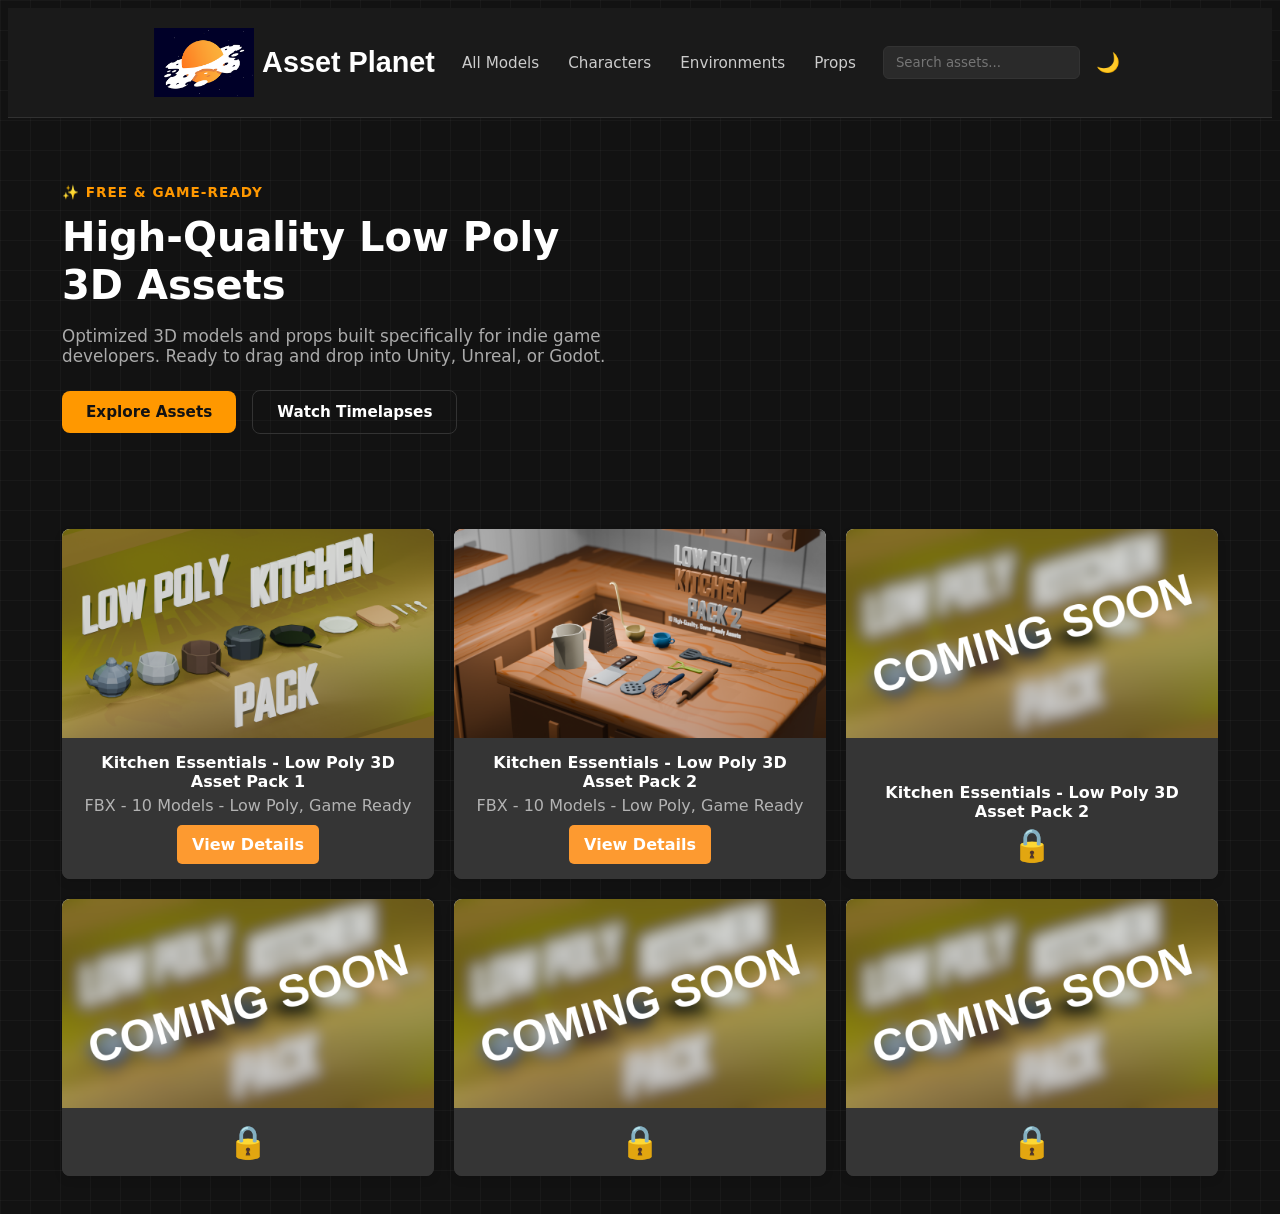
<file: index.html>
<!DOCTYPE html>
<html lang="tr">
<head>
    <meta charset="UTF-8">
    <meta name="viewport" content="width=device-width, initial-scale=1.0">
    <title>Asset Planet</title>
    <link rel="stylesheet" href="style.css">

</head>
<body>

    <header>
        
        <a href="index.html" class="logo-link">
        <div class="logo">
            <img src="img/logo.png" alt="Asset World Logo" class="logo-resize"> Asset Planet
        </div>
    </a>
    
    <nav class="nav-links">
        <a href="#all">All Models</a>
        <a href="#characters">Characters</a>
        <a href="#environments">Environments</a>
        <a href="#props">Props</a>
        
    </nav>

    <div class="header-actions">
        <input type="text" placeholder="Search assets..." class="search-input">
        <button class="theme-toggle" id="themeBtn">🌙</button>
    </div>
    </header>

    <section>
        <div class="container hero-inner">

            <div class="hero-section"></div>
  <div class="hero-content">
    <span class="hero-tag">✨ FREE & GAME-READY</span>
    <h1>High-Quality Low Poly 3D Assets</h1>
    <p>Optimized 3D models and props built specifically for indie game developers. Ready to drag and drop into Unity, Unreal, or Godot.</p>
    <div class="hero-buttons">
      <a href="" class="btn-primary">Explore Assets</a>
      <a href="" class="btn-secondary">Watch Timelapses</a>
    </div>
    </div>
  </div>
  </div>
</section>

    <section>

        <div class=" container">

            <div class="model-gallery">
        
        <!-- Model Kartı 1 -->
        <article class="model-card">
            <img src="img/Cover2.png" alt="Kitchen Essentials" style="object-fit: contain;">
            <div class="model-info">
                <h3>Kitchen Essentials - Low Poly 3D Asset Pack 1</h3>
                <h4>FBX - 10 Models - Low Poly, Game Ready</h4>
                <a href="kitchenpack1.html" class="download-btn" target="_blank">View Details</a>
            </div>
        </article>

        <!-- Model Kartı 2 -->
        <article class="model-card">
            <img src="img/KitchenPack2/Cover.png" alt="Kitchen Essentials" style="object-fit: contain;">
            <div class="model-info">
                <h3>Kitchen Essentials - Low Poly 3D Asset Pack 2</h3>
                <h4>FBX - 10 Models - Low Poly, Game Ready</h4>
                <a href="kitchenpack2.html" class="download-btn" target="_blank">View Details</a>
            </div>
        </article>

        <!-- Model Kartı 3 -->
        <article class="model-card">
            <img src="img/Cover3.png" alt="Kitchen Essentials" style="object-fit: contain;">
            <div class="model-info">
                <h3>Kitchen Essentials - Low Poly 3D Asset Pack 2</h3>
                <span style="font-size: 32px;">🔒</span>
            </div>
        </article>

        <article class="model-card">
            <img src="img/Cover3.png" alt="Kitchen Essentials" style="object-fit: contain;">
            <div class="model-info">
                <span style="font-size: 32px;">🔒</span>
            </div>
        </article>

        <!-- Model Kartı 2 -->
        <article class="model-card">
            <img src="img/Cover3.png" alt="Kitchen Essentials" style="object-fit: contain;">
            <div class="model-info">
                <span style="font-size: 32px;">🔒</span>
            </div>
        </article>

        <!-- Model Kartı 3 -->
        <article class="model-card">
            <img src="img/Cover3.png" alt="Kitchen Essentials" style="object-fit: contain;">
            <div class="model-info">
                <span style="font-size: 32px;">🔒</span>
            </div>

            </div>

            </div>
        </article>

        <!-- Yeni modeller eklemek için yukarıdaki <article> bloklarını çoğaltabilirsin -->

    </section>

</body>
</html>
</file>
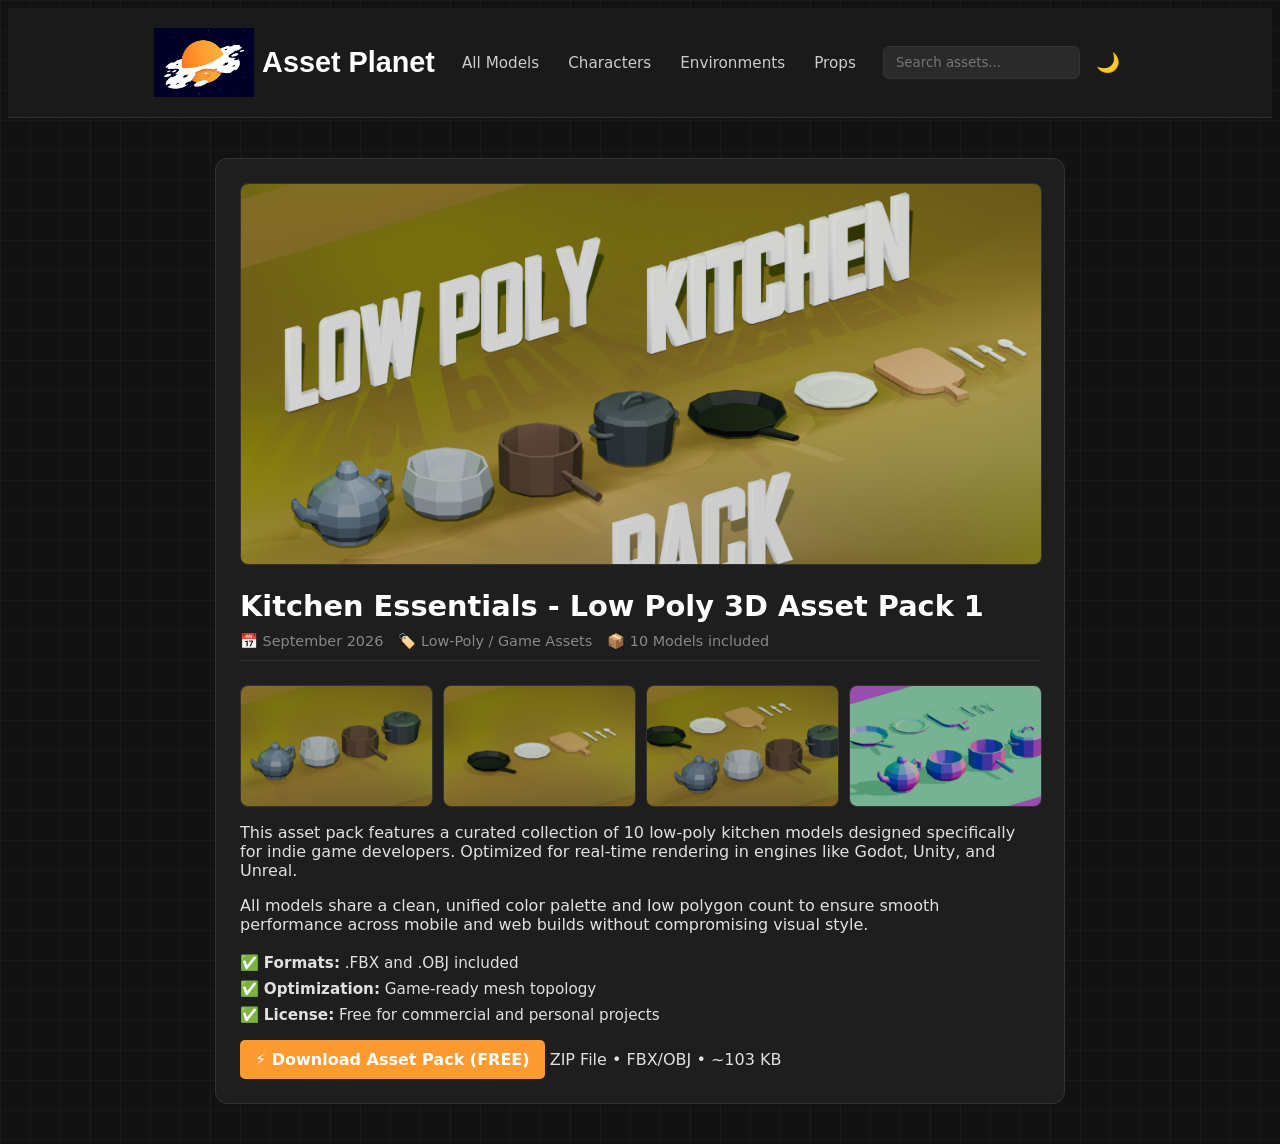
<file: kitchenpack1.html>
<!DOCTYPE html>
<html lang="tr">
<head>
    <meta charset="UTF-8">
    <meta name="viewport" content="width=device-width, initial-scale=1.0">
    <title>Asset Planet</title>
    <link rel="stylesheet" href="style.css">
</head>
<body>

    <header>
        <a href="index.html" class="logo-link">
        <div class="logo">
            <img src="img/logo.png" alt="Asset World Logo" class="logo-resize"> Asset Planet
        </div>
    </a>
    
    <nav class="nav-links">
        <a href="#all">All Models</a>
        <a href="#characters">Characters</a>
        <a href="#environments">Environments</a>
        <a href="#props">Props</a>
        
    </nav>

    <div class="header-actions">
        <input type="text" placeholder="Search assets..." class="search-input">
        <button class="theme-toggle" id="themeBtn">🌙</button>
    </div>
    </header>

    <section class="blog-section">
    <div class="blog-container">

         <!-- En Üst Kapak (Cover) Görseli -->
        <div class="blog-cover">
            <img src="img/Cover2.png" alt="Kitchen Assets Cover" class="cover-img">
        </div>

        <!-- Blog Başlığı ve Bilgi Satırı -->
        <h2 class="blog-title">Kitchen Essentials - Low Poly 3D Asset Pack 1</h2>
        <div class="blog-meta">
            <span>📅 September 2026</span>
            <span>🏷️ Low-Poly / Game Assets</span>
            <span>📦 10 Models included</span>
        </div>

        <!-- Ana Metin / Açıklama -->
        <div class="blog-content">

            <div class="blog-screenshots">
            <img src="img/KitchenPack1/ScreenShot1.png" alt="Kitchen Asset Render 1" class="screenshot-img">
            <img src="img/KitchenPack1/ScreenShot2.png" alt="Kitchen Asset Render 2" class="screenshot-img">
            <img src="img/KitchenPack1/ScreenShot3.png" alt="Kitchen Asset Render 3" class="screenshot-img">
            <img src="img/KitchenPack1/ScreenShot4.png" alt="Kitchen Asset Render 4" class="screenshot-img">
        </div>
    </div>

            <p>
                This asset pack features a curated collection of 10 low-poly kitchen models designed specifically for indie game developers. Optimized for real-time rendering in engines like Godot, Unity, and Unreal.
            </p>
            <p>
                All models share a clean, unified color palette and low polygon count to ensure smooth performance across mobile and web builds without compromising visual style.
            </p>
        </div>

        <!-- Vurgulanan Özellikler Listesi -->
        <ul class="asset-highlights">
            <li>✅ <strong>Formats:</strong> .FBX and .OBJ included</li>
            <li>✅ <strong>Optimization:</strong> Game-ready mesh topology</li>
            <li>✅ <strong>License:</strong> Free for commercial and personal projects</li>
        </ul>
    </div>

    <div class="blog-download-wrapper">
            <a href="downloads/Kitchen Pack1.rar" class="download-btn" download>
                <span class="btn-icon">⚡</span>
                <span class="btn-text">Download Asset Pack (FREE)</span>
            </a>
            <span class="file-info">ZIP File • FBX/OBJ • ~103 KB</span>
        </div>
</section>

</body>
</html>
</file>
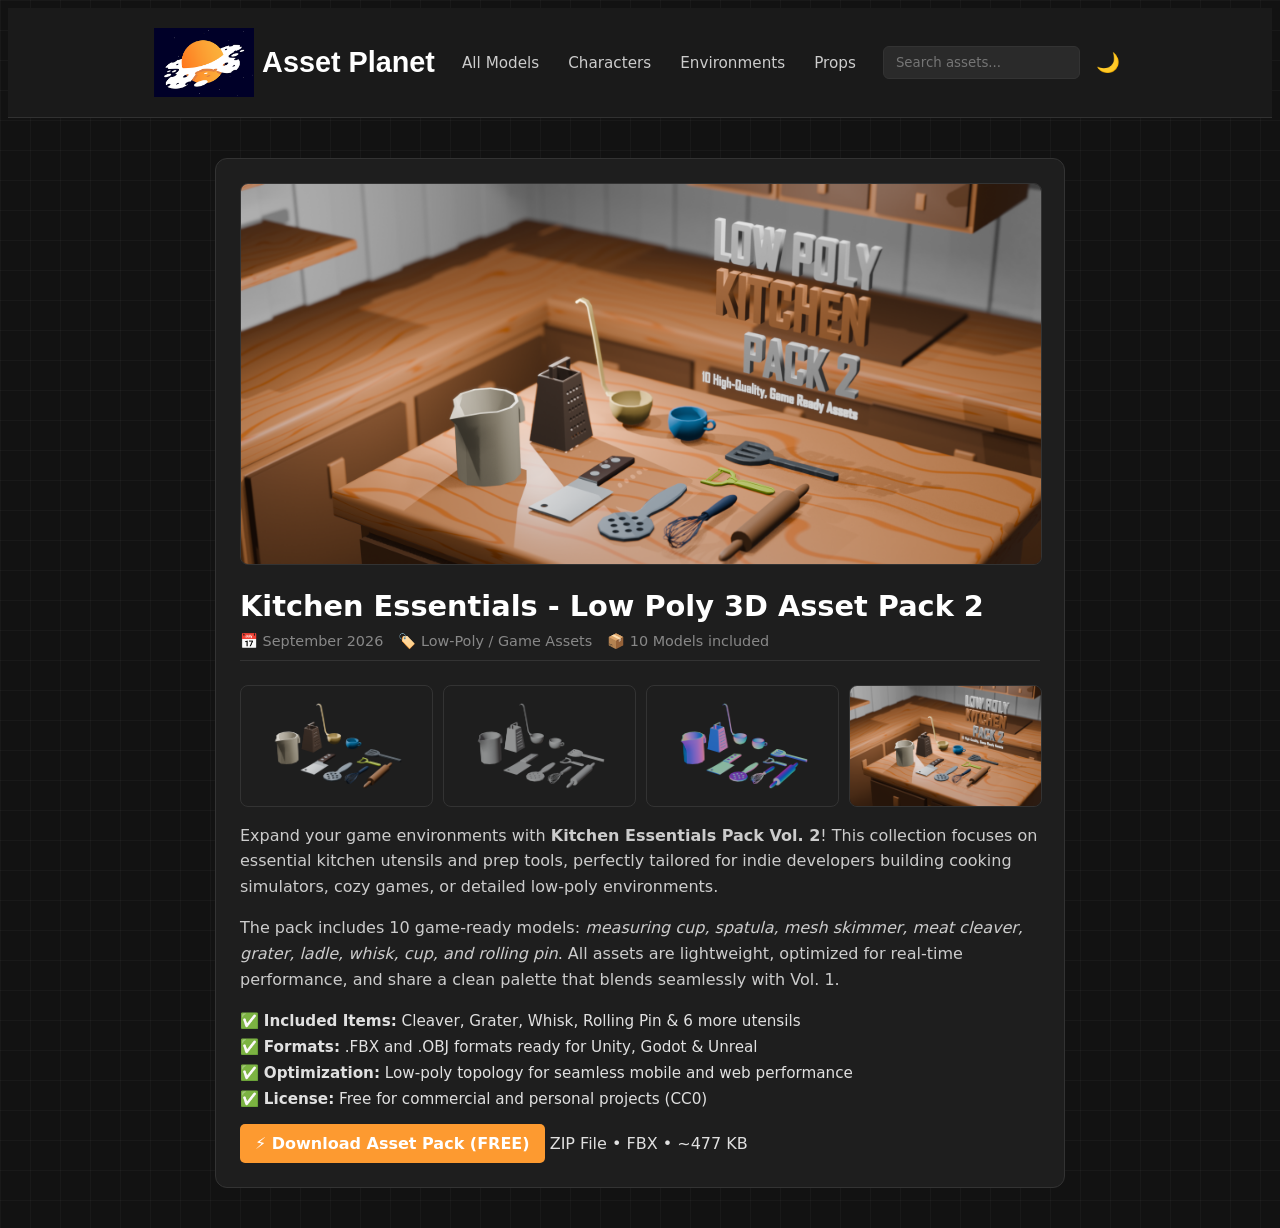
<file: kitchenpack2.html>
<!DOCTYPE html>
<html lang="tr">
<head>
    <meta charset="UTF-8">
    <meta name="viewport" content="width=device-width, initial-scale=1.0">
    <title>Asset Planet</title>
    <link rel="stylesheet" href="style.css">
</head>
<body>

    <header>
        <a href="index.html" class="logo-link">
        <div class="logo">
            <img src="img/logo.png" alt="Asset World Logo" class="logo-resize"> Asset Planet
        </div>
    </a>
    
    <nav class="nav-links">
        <a href="#all">All Models</a>
        <a href="#characters">Characters</a>
        <a href="#environments">Environments</a>
        <a href="#props">Props</a>
        
    </nav>

    <div class="header-actions">
        <input type="text" placeholder="Search assets..." class="search-input">
        <button class="theme-toggle" id="themeBtn">🌙</button>
    </div>
    </header>

    <section class="blog-section">
    <div class="blog-container">

         <!-- En Üst Kapak (Cover) Görseli -->
        <div class="blog-cover">
            <img src="img/KitchenPack2/Cover.png" alt="Kitchen Assets Cover" class="cover-img">
        </div>

        <!-- Blog Başlığı ve Bilgi Satırı -->
        <h2 class="blog-title">Kitchen Essentials - Low Poly 3D Asset Pack 2</h2>
        <div class="blog-meta">
            <span>📅 September 2026</span>
            <span>🏷️ Low-Poly / Game Assets</span>
            <span>📦 10 Models included</span>
        </div>

        <!-- Ana Metin / Açıklama -->
        <div class="blog-content">

            <div class="blog-screenshots">
            <img src="img/KitchenPack2/KitchenAsset1.png" alt="Kitchen Asset Render 1" class="screenshot-img">
            <img src="img/KitchenPack2/KitchenAsset2.png" alt="Kitchen Asset Render 2" class="screenshot-img">
            <img src="img/KitchenPack2/KitchenAsset3.png" alt="Kitchen Asset Render 3" class="screenshot-img">
            <img src="img/KitchenPack2/KitchenAsset4.png" alt="Kitchen Asset Render 4" class="screenshot-img">
        </div>
    
        <!-- Ana Metin / Açıklama -->
<div class="blog-content">
    <p>
        Expand your game environments with <strong>Kitchen Essentials Pack Vol. 2</strong>! This collection focuses on essential kitchen utensils and prep tools, perfectly tailored for indie developers building cooking simulators, cozy games, or detailed low-poly environments.
    </p>
    <p>
        The pack includes 10 game-ready models: <em>measuring cup, spatula, mesh skimmer, meat cleaver, grater, ladle, whisk, cup, and rolling pin</em>. All assets are lightweight, optimized for real-time performance, and share a clean palette that blends seamlessly with Vol. 1.
    </p>
</div>

<!-- Vurgulanan Özellikler Listesi -->
<ul class="asset-highlights">
    <li>✅ <strong>Included Items:</strong> Cleaver, Grater, Whisk, Rolling Pin & 6 more utensils</li>
    <li>✅ <strong>Formats:</strong> .FBX and .OBJ formats ready for Unity, Godot & Unreal</li>
    <li>✅ <strong>Optimization:</strong> Low-poly topology for seamless mobile and web performance</li>
    <li>✅ <strong>License:</strong> Free for commercial and personal projects (CC0)</li>
</ul>
    </div>

    <div class="blog-download-wrapper">
            <a href="downloads/Kitchen Pack2.zip" class="download-btn" download>
                <span class="btn-icon">⚡</span>
                <span class="btn-text">Download Asset Pack (FREE)</span>
            </a>
            <span class="file-info">ZIP File • FBX • ~477 KB</span>
        </div>
</section>

</body>
</html>
</file>
<file: style.css>
/* Header Tasarım Stili (Ortalanmış Yapı) */
header {
    display: flex;
    align-items: center;    /* Yatayda tam ortalar */
    justify-content: center;
    gap: 15px;              /* Elemanlar arasındaki boşluk */
    padding: 20px 40px;
    color: white;

    background-color: #121212; /* Arka plan ile birebir aynı */
    border-bottom: 1px solid rgba(255, 255, 255, 0.1); /* İnce şeffaf çizgi */
    box-shadow: none; /* Ağır gölgeyi kaldırıyoruz */
}

.logo {
    font-size: 1.8rem;
    font-weight: bold;
    display: flex;
    align-items: center;
    gap: 8px;
    color: #ffffff;
    font-family: 'Franklin Gothic Medium', 'Arial Narrow', Arial, sans-serif;
}

.logo-resize{
   height: auto;
   width: 100px;
}

.nav-links a {
    color: #ccc;
    text-decoration: none;
    margin: 0 12px;
    font-size: 0.95rem;
    transition: color 0.2s;
}

.nav-links a:hover {
    color: #007bff;
}

.header-actions {
    display: flex;
    align-items: center;
    gap: 10px;
}

.search-input {
    padding: 8px 12px;
    border-radius: 6px;
    border: 1px solid #333;
    background-color: #2a2a2a;
    color: white;
    outline: none;
}

.theme-toggle {
    background: none;
    border: none;
    cursor: pointer;
    font-size: 1.2rem;
}

body {
    background-color: #121212;
    /* İnce, şeffaf ızgara deseni */
    background-image: 
        linear-gradient(rgba(255, 255, 255, 0.03) 1px, transparent 1px),
        linear-gradient(90deg, rgba(255, 255, 255, 0.03) 1px, transparent 1px);
    background-size: 30px 30px; /* Izgara kare boyutu */
}

* {
    font-family: 'Inter', system-ui, -apple-system, sans-serif;
}

.blog-section {
    max-width: 800px;
    margin: 40px auto;
    padding: 24px;
    background-color: #1e1e1e; /* Koyu tema zemin */
    border-radius: 12px;
    border: 1px solid #333;
    color: #e0e0e0;
    font-family: Arial, sans-serif;
}

.blog-title {
    font-size: 1.8rem;
    margin-bottom: 10px;
    color: #ffffff;
}

.blog-meta {
    font-size: 0.9rem;
    color: #888888;
    display: flex;
    gap: 15px;
    margin-bottom: 20px;
    border-bottom: 1px solid #333;
    padding-bottom: 10px;
}

.blog-content p {
    line-height: 1.6;
    margin-bottom: 15px;
    font-size: 1rem;
    color: #cccccc;
}

.asset-highlights {
    list-style: none;
    padding: 0;
    margin-top: 20px;
}

.asset-highlights li {
    margin-bottom: 8px;
    font-size: 0.95rem;
}

.blog-screenshots {
    display: grid;
    grid-template-columns: repeat(auto-fit, minmax(160px, 1fr));
    gap: 12px;
    margin-top: 24px;
}

.screenshot-img {
    width: 100%;
    height: 120px;
    object-fit: cover;
    border-radius: 8px;
    border: 1px solid #333;
    cursor: pointer;
    transition: transform 0.2s ease, border-color 0.2s ease;
}

.screenshot-img:hover {
    transform: scale(1.04);
    border-color: #555;
}

.blog-cover {
    width: 100%;
    max-height: 380px;
    overflow: hidden;
    border-radius: 8px;
    margin-bottom: 20px;
    border: 1px solid #333;
}

.cover-img {
    width: 100%;
    height: 100%;
    object-fit: cover;
    display: block;
}

.logo-link {
    text-decoration: none; /* Alt çizgiyi kaldırır */
    color: inherit;        /* Mevcut yazı rengini korur */
    display: inline-block;
}

.logo-link:hover {
    opacity: 0.9;          /* Tıklanabilir olduğunu hissettiren hafif saydamlaşma efekti */
}

 header {
            background-color: #1a1a1a;
            color: white;
            text-align: center;
            padding: 20px 0;
        }

        /* Modellerin listeleneceği alan */
        .model-gallery {
            display: grid;
            grid-template-columns: repeat(3, minmax(250px, 1fr));
            gap: 20px;
            padding: 30px;
            max-width: 1200px;
            margin: 0 auto;
        }

        /* Her bir model kartı */
        .model-card {
            background-color: #353535;
            border-radius: 8px;
            overflow: hidden;
            box-shadow: 0 4px 8px rgba(0, 0, 0, 0.1);
            display: flex;
            flex-direction: column;
            justify-content: space-between;
            transition: transform 0.2s ease-in-out;
        }

        .model-card:hover {
            transform: translateY(-5px);
        }

        /* Model görseli (Thumbnail) */
        .model-card img {
            width: 100%;
            object-fit: cover;
            background-color: #e0e0e0;
        }

        /* Kart içerik alanı */
        .model-info {
            padding: 15px;
            text-align: center;
            background-color: #353535;
        }

        .model-info h3 {
            margin: 0 0 5px 0;
            font-size: 1.0rem;
            color: #ffffff;
            font-weight: 700;
        }

        .model-info h4 {
            margin: 0 0 10px 0;
            font-size: 1.0rem;
            color: #b3b3b3;
            font-weight: 400;
        }

        /* İndirme butonu */
        .download-btn {
            display: inline-block;
            background-color: #FD9A30;
            color: white;
            text-decoration: none;
            padding: 10px 15px;
            border-radius: 5px;
            font-weight: bold;
            transition: background-color 0.2s ease;
        }

        .download-btn:hover {
            background-color: #ca7b26;
        }

        .hero-section {
  display: flex;
  align-items: center;
  justify-content: space-between;
  padding: 60px 5%;
  background: linear-gradient(135deg, #181818 0%, #222222 100%);
  border-bottom: 1px solid #2a2a2a;
}

.hero-content {
  max-width: 550px;
}

.hero-tag {
  color: #ff9800;
  font-size: 0.85rem;
  font-weight: 700;
  letter-spacing: 1px;
}

.hero-content h1 {
  font-size: 2.5rem;
  margin: 12px 0;
  color: #fff;
  line-height: 1.2;
}

.hero-content p {
  color: #aaa;
  font-size: 1.05rem;
  margin-bottom: 24px;
}

.hero-media img {
  width: 100%;
  max-width: 480px;
  border-radius: 12px;
  box-shadow: 0 20px 40px rgba(0,0,0,0.5);
}

.container {
  max-width: 1250px; /* Sitenin içeriğinin yayılacağı maks genişlik */
  margin: 0 auto;    /* Sağdan ve soldan eşit uzaklıkta tam ortalar */
  padding: 0 24px;   /* Ekran küçüldüğünde kenarlara yapışmaması için */
}

/* Arka plan ekranın tamamını kaplar */
.hero-section {
  background-color: #181818;
  border-bottom: 1px solid #2a2a2a;
  padding: 40px 0; /* Üst-alt boşluk */
  height: 300px;
}

/* İçerik container sayesinde kartlarla tam aynı çizgide durur */
.hero-inner {
  display: flex;
  align-items: center;
  gap: 30px;
}

/* Buton Kapsayıcısı */
.hero-buttons {
  display: flex;
  gap: 16px;
  align-items: center;
  margin-top: 24px;
}

/* Ortak Buton Stili */
.btn-primary,
.btn-secondary {
  display: inline-block;
  padding: 12px 24px;
  border-radius: 8px;
  font-weight: 600;
  font-size: 0.95rem;
  text-decoration: none;
  transition: all 0.2s ease-in-out;
}

/* Ana Buton (Explore Assets) */
.btn-primary {
  background-color: #ff9800; /* Vurgu rengi */
  color: #121212;
}

.btn-primary:hover {
  background-color: #e68a00;
  transform: translateY(-2px);
}

/* İkincil Buton (Watch Timelapses) */
.btn-secondary {
  background-color: transparent;
  color: #ffffff;
  border: 1px solid #333333;
}

.btn-secondary:hover {
  background-color: #222222;
  border-color: #555555;
  transform: translateY(-2px);
}
</file>
